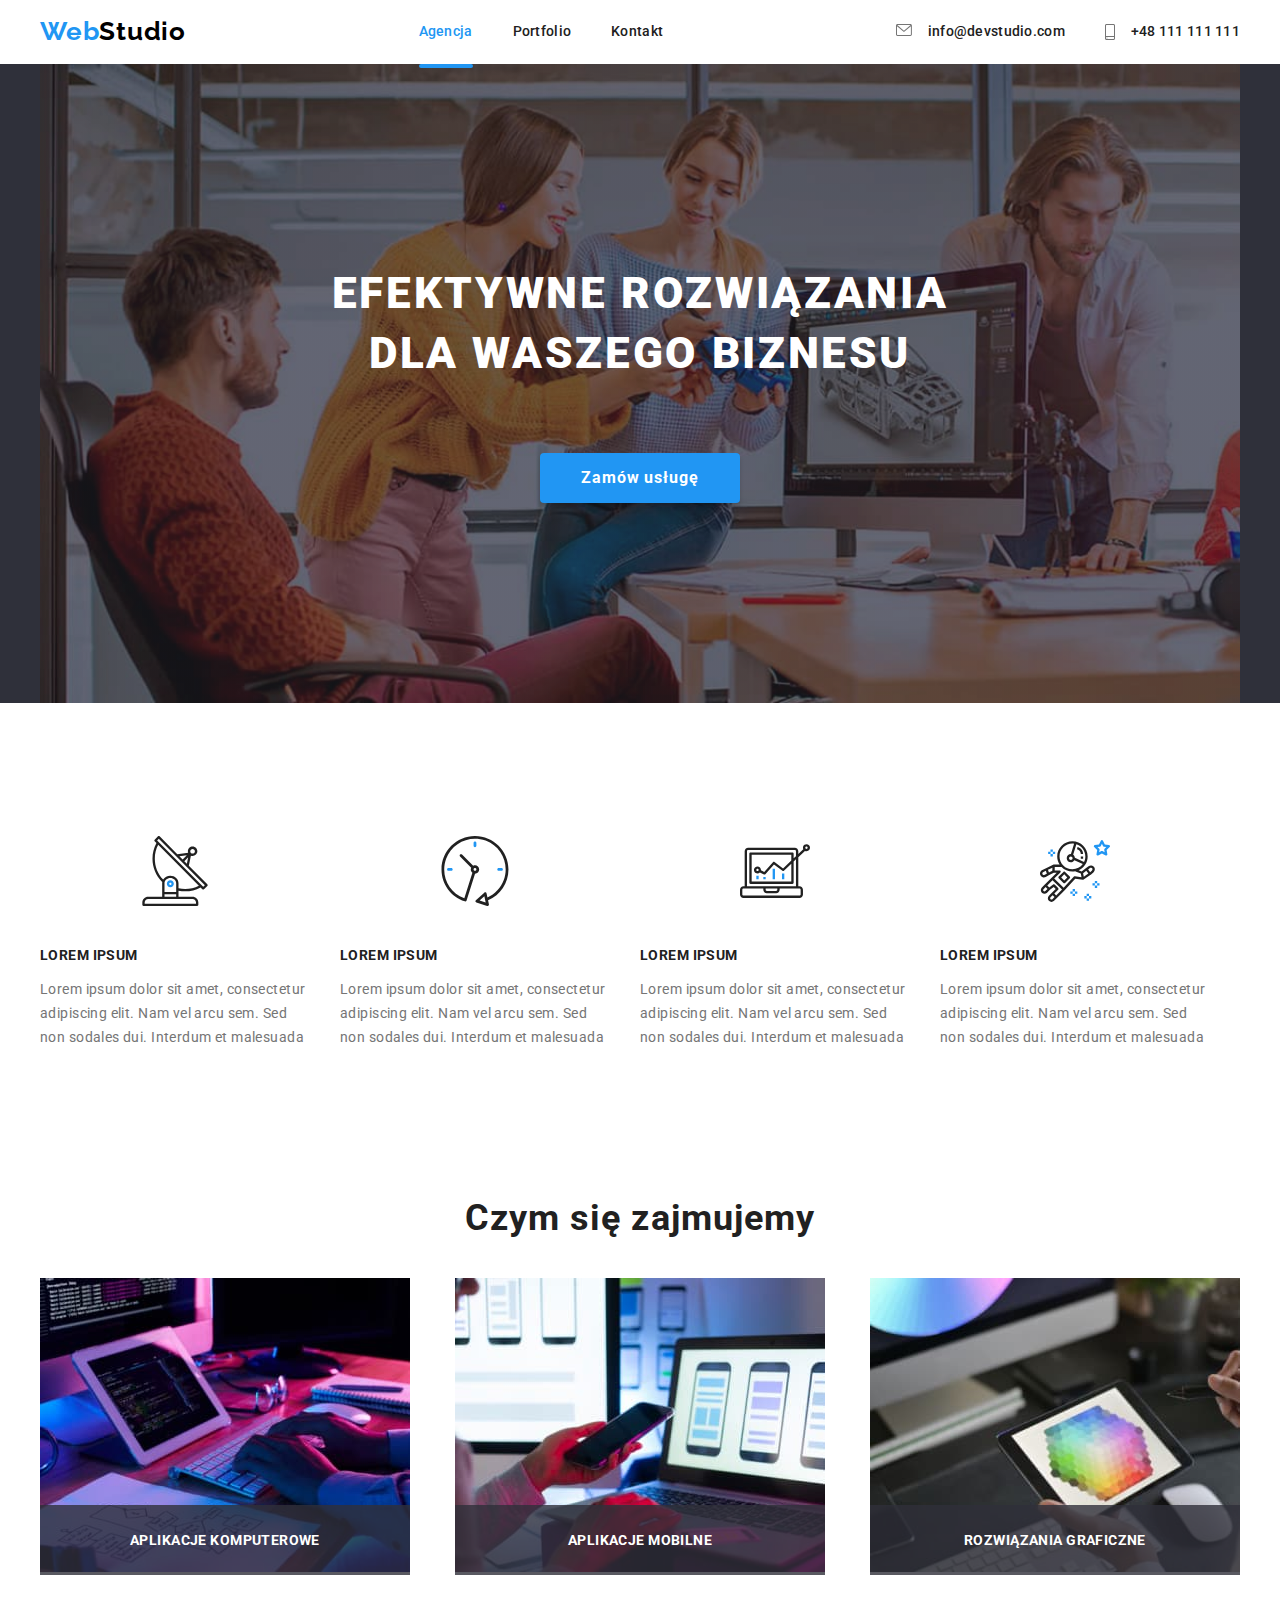
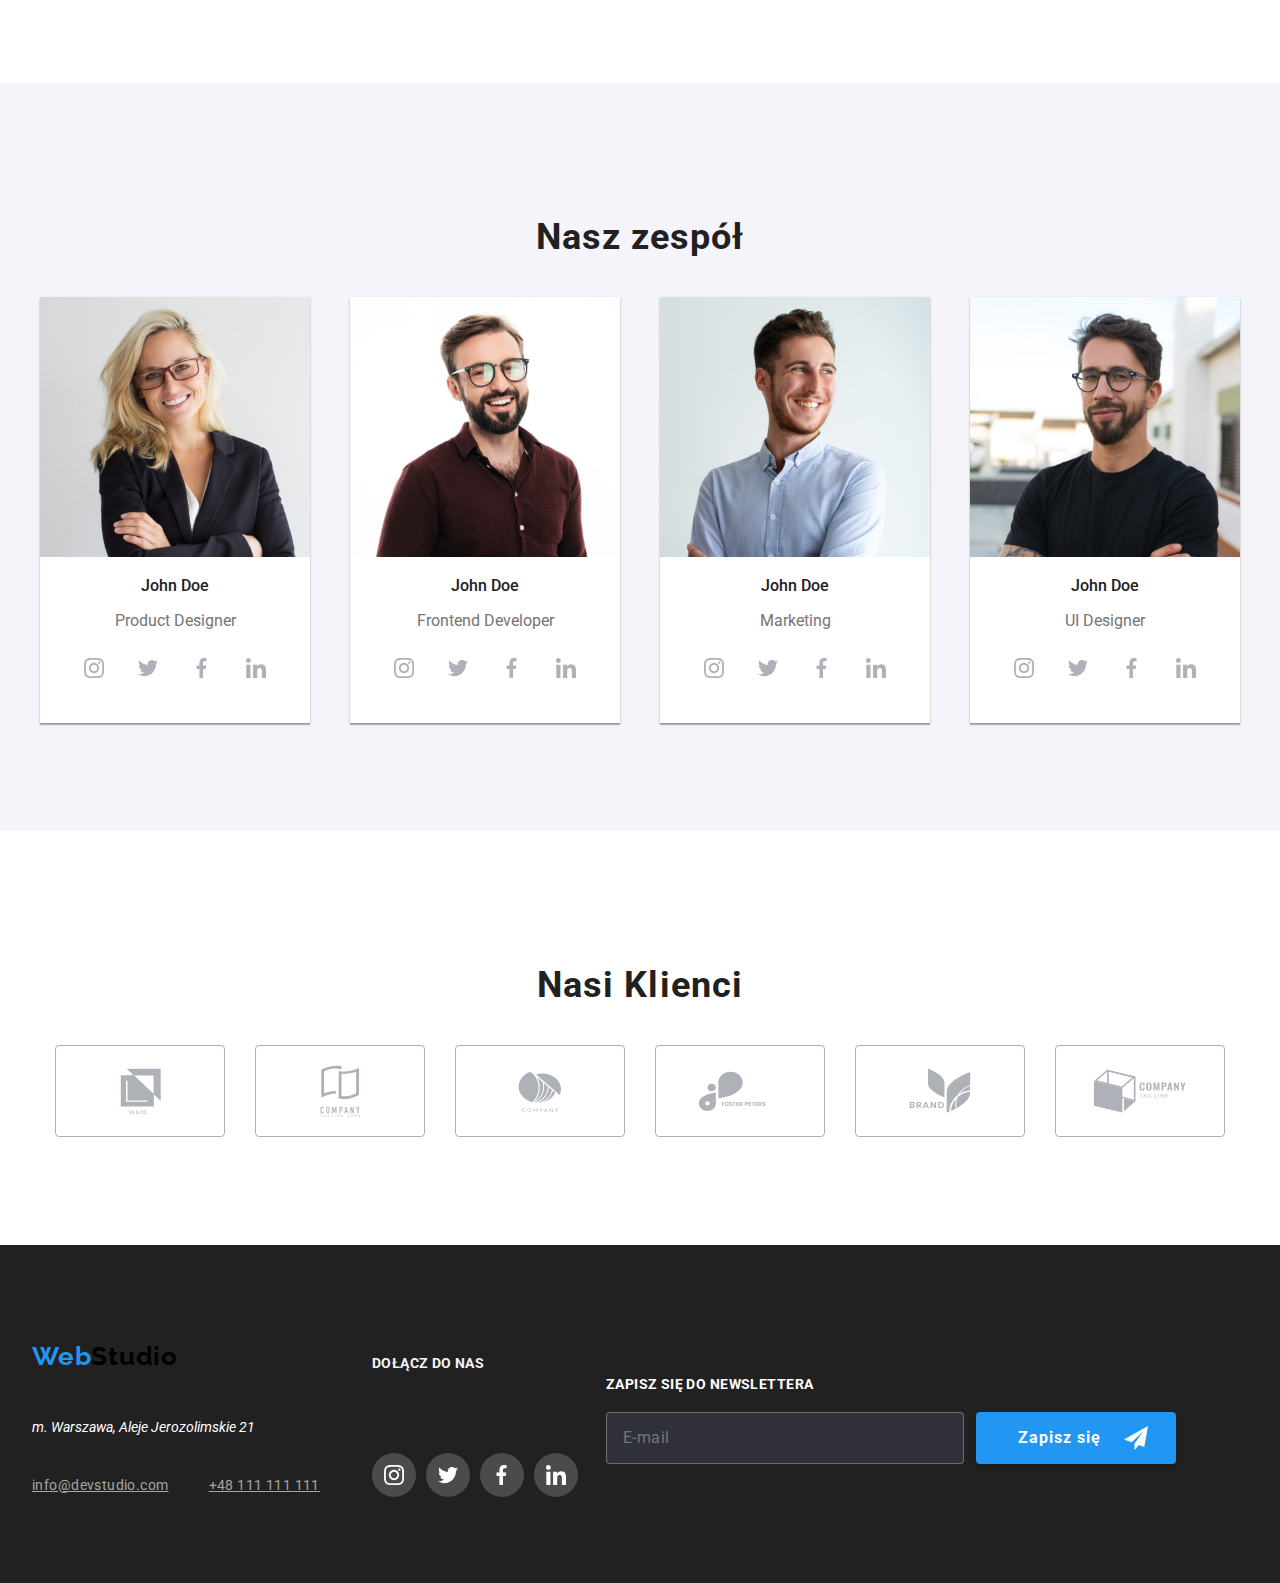
<file: index.html>
<!DOCTYPE html>
<html lang="pl-PL">
  <head>
    <meta charset="UTF-8" />
    <meta http-equiv="X-UA-Compatible" content="IE=edge" />
    <meta name="viewport" content="width=device-width, initial-scale=1.0" />
    <link
      rel="stylesheet"
      href="https://cdnjs.cloudflare.com/ajax/libs/modern-normalize/1.1.0/modern-normalize.css"
      integrity="sha512-Y0MM+V6ymRKN2zStTqzQ227DWhhp4Mzdo6gnlRnuaNCbc+YN/ZH0sBCLTM4M0oSy9c9VKiCvd4Jk44aCLrNS5Q=="
      crossorigin="anonymous"
      referrerpolicy="no-referrer"
    />
    <link href="./css/styles.css" rel="stylesheet" />
    <link rel="preconnect" href="https://fonts.googleapis.com" />
    <link rel="preconnect" href="https://fonts.gstatic.com" crossorigin />
    <link
      href="https://fonts.googleapis.com/css2?family=Raleway:wght@700&family=Roboto:wght@400;500;700;900&display=swap"
      rel="stylesheet"
    />
    <title>Studio</title>
  </head>
  <body>
    <header>
      <div class="container navigation">
        <h3>
          <a class="navigation__logo" href="./index.html"
            >Web<span class="navigation__logo--black">Studio</span></a
          >
        </h3>
        <nav>
          <ul>
            <li>
              <a
                href="index.html"
                class="navigation__menu navigation__menu--here"
                >Agencja</a
              >
            </li>
            <li>
              <a href="portfolio.html" class="navigation__menu">Portfolio</a>
            </li>
            <li>
              <a href="contacts.html" class="navigation__menu">Kontakt</a>
            </li>
          </ul>
        </nav>
        <ul>
          <li>
            <a
              href="emailto:info@devstudio.com"
              class="navigation__menu navigation__menu--icon"
            >
              <svg width="16px" height="12px">
                <use href="./images/icons.svg#icon-envelope"></use>
              </svg>
              info@devstudio.com</a
            >
          </li>
          <li>
            <a
              href="tel:+48111111111"
              class="navigation__menu navigation__menu--icon"
            >
              <svg width="10px" height="16px">
                <use href="./images/icons.svg#icon-smartphone"></use>
              </svg>
              +48 111 111 111</a
            >
          </li>
        </ul>
      </div>
    </header>
    <main>
      <section class="banner">
        <div class="banner__slider container banner__background">
          <h1 class="banner__heading">
            EFEKTYWNE ROZWIĄZANIA <br />DLA WASZEGO BIZNESU
          </h1>
          <button type="button" class="banner__button" data-modal-open>
            <span class="banner__button-text">Zamów usługę</span>
          </button>
        </div>
      </section>
      <section class="menu">
        <div class="container">
          <ul class="menu__speciality">
            <li>
              <svg class="menu__speciality--icons" width="70" height="70">
                <use href="./images/icons.svg#icon-antenna-1"></use>
              </svg>
              <h3 class="menu__speciality--title">LOREM IPSUM</h3>
              <p class="menu__speciality--text">
                Lorem ipsum dolor sit amet, consectetur<br />
                adipiscing elit. Nam vel arcu sem. Sed<br />
                non sodales dui. Interdum et malesuada
              </p>
            </li>
            <li>
              <svg class="menu__speciality--icons" width="70" height="70">
                <use href="./images/icons.svg#icon-clock-1"></use>
              </svg>
              <h3 class="menu__speciality--title">LOREM IPSUM</h3>
              <p class="menu__speciality--text">
                Lorem ipsum dolor sit amet, consectetur<br />
                adipiscing elit. Nam vel arcu sem. Sed<br />
                non sodales dui. Interdum et malesuada
              </p>
            </li>
            <li>
              <svg class="menu__speciality--icons" width="70" height="70">
                <use href="./images/icons.svg#icon-diagram-1"></use>
              </svg>
              <h3 class="menu__speciality--title">LOREM IPSUM</h3>
              <p class="menu__speciality--text">
                Lorem ipsum dolor sit amet, consectetur<br />
                adipiscing elit. Nam vel arcu sem. Sed<br />
                non sodales dui. Interdum et malesuada
              </p>
            </li>
            <li>
              <svg class="menu__speciality--icons" width="70" height="70">
                <use href="./images/icons.svg#icon-astronaut-1"></use>
              </svg>
              <h3 class="menu__speciality--title">LOREM IPSUM</h3>
              <p class="menu__speciality--text">
                Lorem ipsum dolor sit amet, consectetur<br />
                adipiscing elit. Nam vel arcu sem. Sed<br />
                non sodales dui. Interdum et malesuada
              </p>
            </li>
          </ul>
          <h2 class="heading">Czym się zajmujemy</h2>
          <ul class="menu__services">
            <li>
              <div class="menu__services--list">
                <figure>
                  <img
                    src="./images/img-1.jpg"
                    alt="Tworzenie stron"
                    width="370"
                    height="294"
                  />
                  <figcaption class="menu__services--caption">
                    Aplikacje komputerowe
                  </figcaption>
                </figure>
              </div>
            </li>
            <li>
              <div class="menu__services--list">
                <figure>
                  <img
                    src="./images/img-2.jpg"
                    alt="Aplikacje"
                    width="370"
                    height="294"
                  />
                  <figcaption class="menu__services--caption">
                    Aplikacje mobilne
                  </figcaption>
                </figure>
              </div>
            </li>
            <li>
              <div class="menu__services--list">
                <figure>
                  <img
                    src="./images/img-3.jpg"
                    alt="Grafika"
                    width="370"
                    height="294"
                  />
                  <figcaption class="menu__services--caption">
                    Rozwiązania graficzne
                  </figcaption>
                </figure>
              </div>
            </li>
          </ul>
        </div>
      </section>
      <section class="team">
        <div class="container">
          <h2 class="heading">Nasz zespół</h2>
          <ul class="team__members">
            <li>
              <img
                src="./images/team-img-1.jpg"
                alt="Product Designer"
                width="270"
                height="260"
              />
              <h3 class="team__members--name">John Doe</h3>
              <p class="team__members--job">Product Designer</p>
              <div class="team__members--socials">
                <a href="./index.html">
                  <svg class="team__members--icons">
                    <use
                      href="./images/icons.svg#icon-instagram"
                      width="20"
                      height="20"
                      x="12"
                      y="12"
                    ></use>
                  </svg>
                </a>
                <a href="./index.html">
                  <svg class="team__members--icons">
                    <use
                      href="./images/icons.svg#icon-twitter"
                      width="20"
                      height="20"
                      x="12"
                      y="12"
                    ></use>
                  </svg>
                </a>
                <a href="./index.html">
                  <svg class="team__members--icons">
                    <use
                      href="./images/icons.svg#icon-facebook"
                      width="20"
                      height="20"
                      x="12"
                      y="12"
                    ></use>
                  </svg>
                </a>
                <a href="./index.html">
                  <svg class="team__members--icons">
                    <use
                      href="./images/icons.svg#icon-linkedin"
                      width="20"
                      height="20"
                      x="12"
                      y="12"
                    ></use>
                  </svg>
                </a>
              </div>
            </li>
            <li>
              <img
                src="./images/team-img-2.jpg"
                alt="Frontend Developer"
                width="270"
                height="260"
              />
              <h3 class="team__members--name">John Doe</h3>
              <p class="team__members--job">Frontend Developer</p>
              <div class="team__members--socials">
                <a href="./index.html">
                  <svg class="team__members--icons">
                    <use
                      href="./images/icons.svg#icon-instagram"
                      width="20"
                      height="20"
                      x="12"
                      y="12"
                    ></use>
                  </svg>
                </a>
                <a href="./index.html">
                  <svg class="team__members--icons">
                    <use
                      href="./images/icons.svg#icon-twitter"
                      width="20"
                      height="20"
                      x="12"
                      y="12"
                    ></use>
                  </svg>
                </a>
                <a href="./index.html">
                  <svg class="team__members--icons">
                    <use
                      href="./images/icons.svg#icon-facebook"
                      width="20"
                      height="20"
                      x="12"
                      y="12"
                    ></use>
                  </svg>
                </a>
                <a href="./index.html">
                  <svg class="team__members--icons">
                    <use
                      href="./images/icons.svg#icon-linkedin"
                      width="20"
                      height="20"
                      x="12"
                      y="12"
                    ></use>
                  </svg>
                </a>
              </div>
            </li>
            <li>
              <img
                src="./images/team-img-3.jpg"
                alt="Marketing Manager"
                width="270"
                height="260"
              />
              <h3 class="team__members--name">John Doe</h3>
              <p class="team__members--job">Marketing</p>
              <div class="team__members--socials">
                <a href="./index.html">
                  <svg class="team__members--icons">
                    <use
                      href="./images/icons.svg#icon-instagram"
                      width="20"
                      height="20"
                      x="12"
                      y="12"
                    ></use>
                  </svg>
                </a>
                <a href="./index.html">
                  <svg class="team__members--icons">
                    <use
                      href="./images/icons.svg#icon-twitter"
                      width="20"
                      height="20"
                      x="12"
                      y="12"
                    ></use>
                  </svg>
                </a>
                <a href="./index.html">
                  <svg class="team__members--icons">
                    <use
                      href="./images/icons.svg#icon-facebook"
                      width="20"
                      height="20"
                      x="12"
                      y="12"
                    ></use>
                  </svg>
                </a>
                <a href="./index.html">
                  <svg class="team__members--icons">
                    <use
                      href="./images/icons.svg#icon-linkedin"
                      width="20"
                      height="20"
                      x="12"
                      y="12"
                    ></use>
                  </svg>
                </a>
              </div>
            </li>
            <li>
              <img
                src="./images/team-img-4.jpg"
                alt="UI Designer"
                width="270"
                height="260"
              />
              <h3 class="team__members--name">John Doe</h3>
              <p class="team__members--job">UI Designer</p>
              <div class="team__members--socials">
                <a href="./index.html">
                  <svg class="team__members--icons">
                    <use
                      href="./images/icons.svg#icon-instagram"
                      width="20"
                      height="20"
                      x="12"
                      y="12"
                    ></use>
                  </svg>
                </a>
                <a href="./index.html">
                  <svg class="team__members--icons">
                    <use
                      href="./images/icons.svg#icon-twitter"
                      width="20"
                      height="20"
                      x="12"
                      y="12"
                    ></use>
                  </svg>
                </a>
                <a href="./index.html">
                  <svg class="team__members--icons">
                    <use
                      href="./images/icons.svg#icon-facebook"
                      width="20"
                      height="20"
                      x="12"
                      y="12"
                    ></use>
                  </svg>
                </a>
                <a href="./index.html">
                  <svg class="team__members--icons">
                    <use
                      href="./images/icons.svg#icon-linkedin"
                      width="20"
                      height="20"
                      x="12"
                      y="12"
                    ></use>
                  </svg>
                </a>
              </div>
            </li>
          </ul>
        </div>
      </section>
      <section class="clients container">
        <h2 class="heading">Nasi Klienci</h2>
        <ul class="clients__list">
          <li>
            <a class="clients__list--link" href="./index.html">
              <svg class="clients__list--icon" width="41" height="46.7">
                <use href="./images/icons.svg#icon-logo1"></use>
              </svg>
            </a>
          </li>
          <li>
            <a class="clients__list--link" href="./index.html">
              <svg class="clients__list--icon" width="40" height="52">
                <use href="./images/icons.svg#icon-logo2"></use>
              </svg>
            </a>
          </li>
          <li>
            <a class="clients__list--link" href="./index.html">
              <svg class="clients__list--icon" width="43.46" height="41.18">
                <use href="./images/icons.svg#icon-logo3"></use>
              </svg>
            </a>
          </li>
          <li>
            <a class="clients__list--link" href="./index.html">
              <svg class="clients__list--icon" width="84.44" height="40.62">
                <use href="./images/icons.svg#icon-logo4"></use>
              </svg>
            </a>
          </li>
          <li>
            <a class="clients__list--link" href="./index.html">
              <svg class="clients__list--icon" width="62.54" height="45.43">
                <use href="./images/icons.svg#icon-logo5"></use>
              </svg>
            </a>
          </li>
          <li>
            <a class="clients__list--link" href="./index.html">
              <svg class="clients__list--icon" width="93.79" height="43.93">
                <use href="./images/icons.svg#icon-logo6"></use>
              </svg>
            </a>
          </li>
        </ul>
      </section>
    </main>
    <footer>
      <div class="footer">
        <a href="./index.html" class="navigation__logo"
          >Web<span class="navigation__logo--black">Studio</span></a
        >
        <address class="footer__contact">
          m. Warszawa, Aleje Jerozolimskie 21
        </address>
        <ul>
          <li>
            <a href="emailto:info@devstudio.com" class="footer__contact--link"
              >info@devstudio.com</a
            >
          </li>
          <li>
            <a href="tel:+48111111111" class="footer__contact--link"
              >+48 111 111 111</a
            >
          </li>
        </ul>
      </div>
      <div class="footer__join">
        <h2 class="footer__join--text">Dołącz do nas</h2>
        <div class="footer__social">
          <a class="footer__social--icon" href="./index.html">
            <svg class="footer__social--icon">
              <use
                href="./images/icons.svg#icon-instagram"
                width="20"
                height="20"
                x="12"
                y="12"
              ></use>
            </svg>
          </a>
          <a class="footer__social--icon" href="./index.html">
            <svg class="footer__social--icon">
              <use
                href="./images/icons.svg#icon-twitter"
                width="20"
                height="20"
                x="12"
                y="12"
              ></use>
            </svg>
          </a>
          <a class="footer__social--icon" href="./index.html">
            <svg class="footer__social--icon">
              <use
                href="./images/icons.svg#icon-facebook"
                width="20"
                height="20"
                x="12"
                y="12"
              ></use>
            </svg>
          </a>
          <a class="footer__social--icon" href="./index.html">
            <svg class="footer__social--icon">
              <use
                href="./images/icons.svg#icon-linkedin"
                width="20"
                height="20"
                x="12"
                y="12"
              ></use>
            </svg>
          </a>
        </div>
      </div>
      <form class="footer__newsletter" name="newsletter-signup-form">
        <label class="footer--newsletter__label" for="input_email_newsletter"
          >Zapisz się do Newslettera</label
        >
        <div class="footer__newsletter-input">
          <input
            class="footer--newsletter__input"
            id="input_email_newsletter"
            type="email"
            name="newsletter_email"
            placeholder="E-mail"
          />
          <button class="footer--newsletter__button" type="submit">
            Zapisz się
            <svg class="footer--newsletter__icons" width="24" height="24">
              <use href="./images/icons.svg#icon-send"></use>
            </svg>
          </button>
        </div>
      </form>
    </footer>
    <div class="backdrop is-hidden" data-modal>
      <div class="modal-window">
        <button class="modal-window__button" type="button" data-modal-close>
          X
        </button>
        <div class="modal-window__form">
          <h3 class="modal-window__header">
            Zostaw Swoje Dane w Formularzu Poniżej
          </h3>
          <form class="modal-window__box">
            <div class="modal-window__form--field">
              <label class="modal-window__form--label" for="input-name-order"
                >Imię</label
              >
              <input
                class="modal-window__form--input"
                type="text"
                name="client_name"
                id="input-name-order"
              />
              <svg class="modal-window__form--icon" width="12" height="12">
                <use href="./images/icons.svg#icon-Vector2"></use>
              </svg>
            </div>
            <div class="modal-window__form--field">
              <label class="modal-window__form--label" for="input-phone-order"
                >Telefon</label
              >
              <input
                class="modal-window__form--input"
                type="text"
                name="client_phone"
                id="input-phone-order"
              />
              <svg class="modal-window__form--icon" width="13" height="13">
                <use href="./images/icons.svg#icon-Vector1"></use>
              </svg>
            </div>
            <div class="modal-window__form--field">
              <label class="modal-window__form--label" for="input-email-order"
                >Email</label
              >
              <input
                class="modal-window__form--input"
                type="text"
                name="client_email"
                id="input-email-order"
              />
              <svg class="modal-window__form--icon" width="15" height="12">
                <use href="./images/icons.svg#icon-Vector3"></use>
              </svg>
            </div>
            <div class="modal-window__form--field">
              <label class="modal-window__form--label" for="input-comment-order"
                >Komentarz</label
              >
              <textarea
                class="modal-window__form--comment"
                name="client_comment"
                id="input-comment-order"
                placeholder="Wprowadź tekst"
              ></textarea>
            </div>
            <div class="modal-window__form--field">
              <label class="modal-window__form--checkbox">
                <input
                  class="modal-window__form--check"
                  type="checkbox"
                  name="terms_of_service"
                  value="accepted"
                />
                <svg
                  class="modal-window__form--checkmark"
                  width="16"
                  height="15"
                >
                  <use
                    href="./images/icons.svg#icon-Vector4"
                    width="11"
                    height="8"
                    x="1"
                    y="1"
                  ></use>
                </svg>
                <span>Oświadczam iż akceptuję </span>
                <a class="modal-window__form--links" href="#">Regulamin</a>
                <span> i </span>
                <a class="modal-window__form--links" href="#"
                  >Politykę prywatności.</a
                >
              </label>
            </div>
            <button class="modal-window__form--button" type="submit">
              Wyślij
            </button>
          </form>
        </div>
      </div>
    </div>
    <script src="./js/modal.js"></script>
  </body>
</html>
</file>
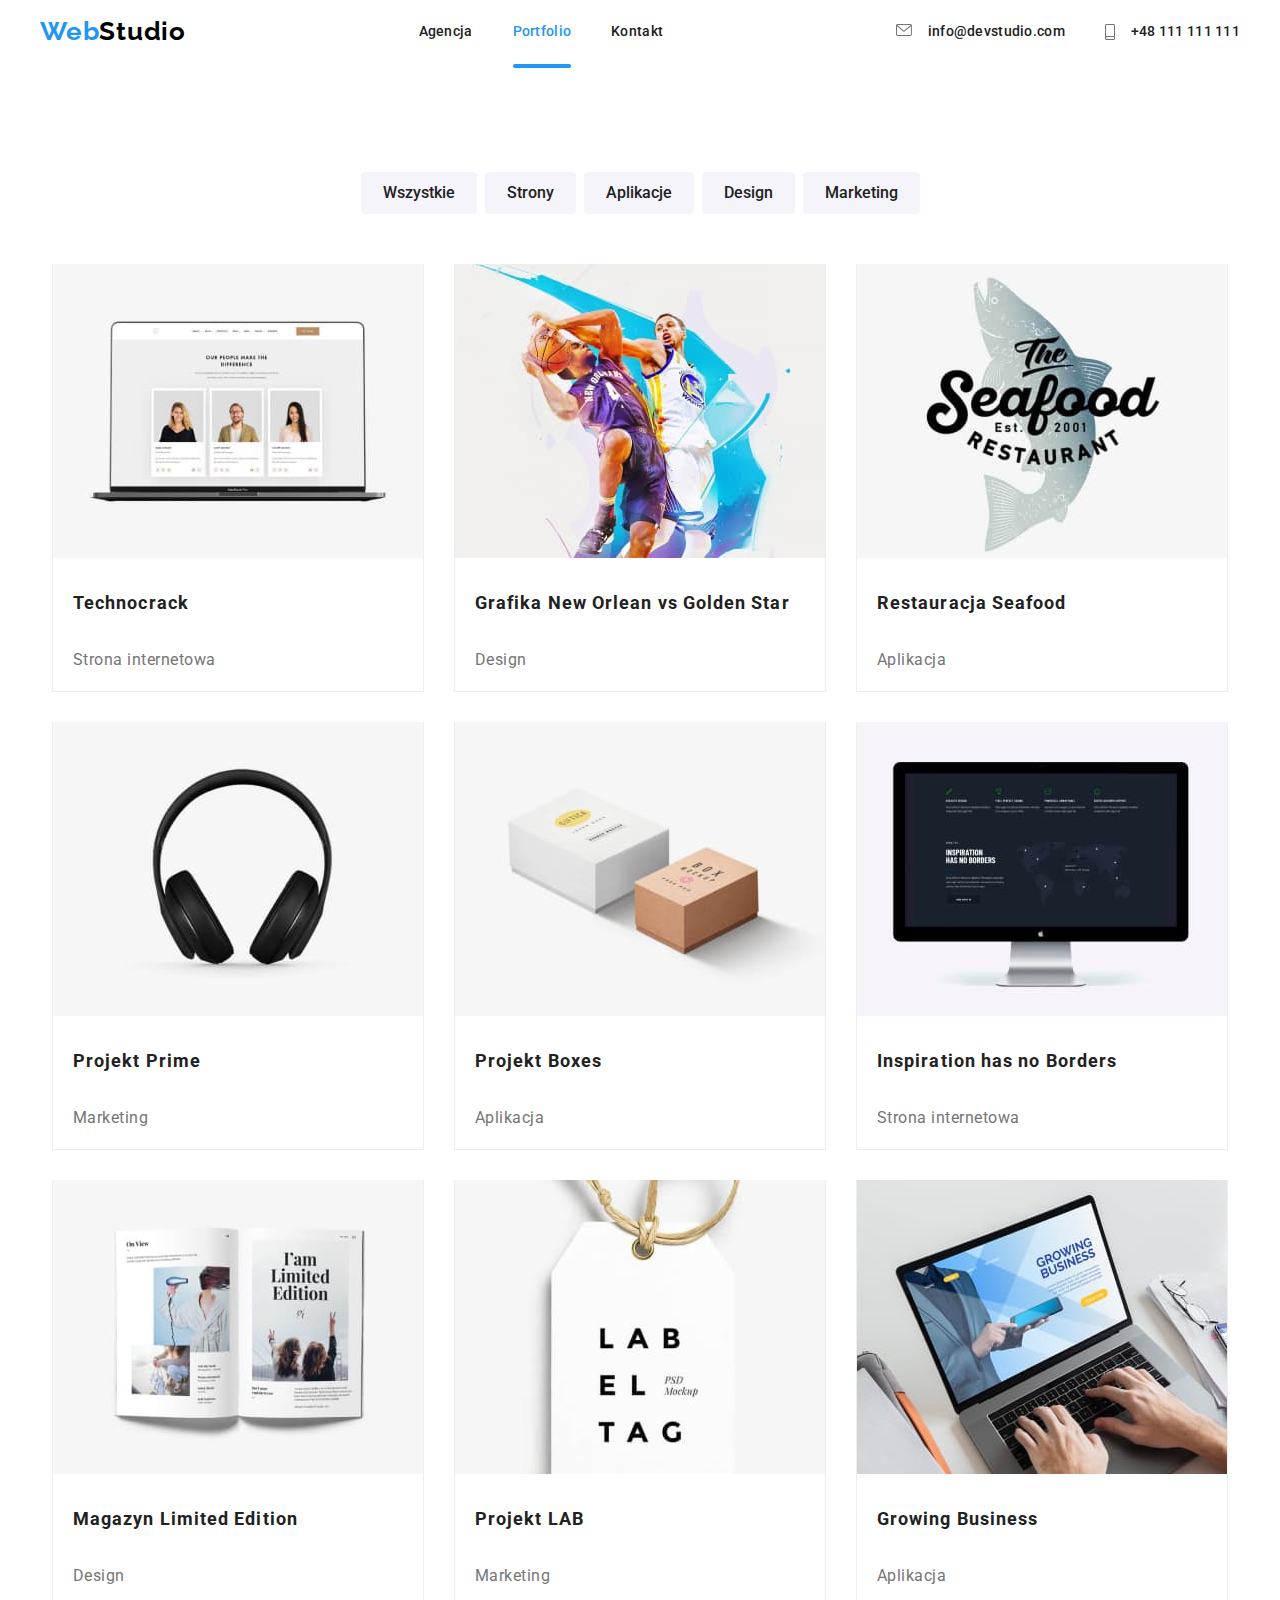
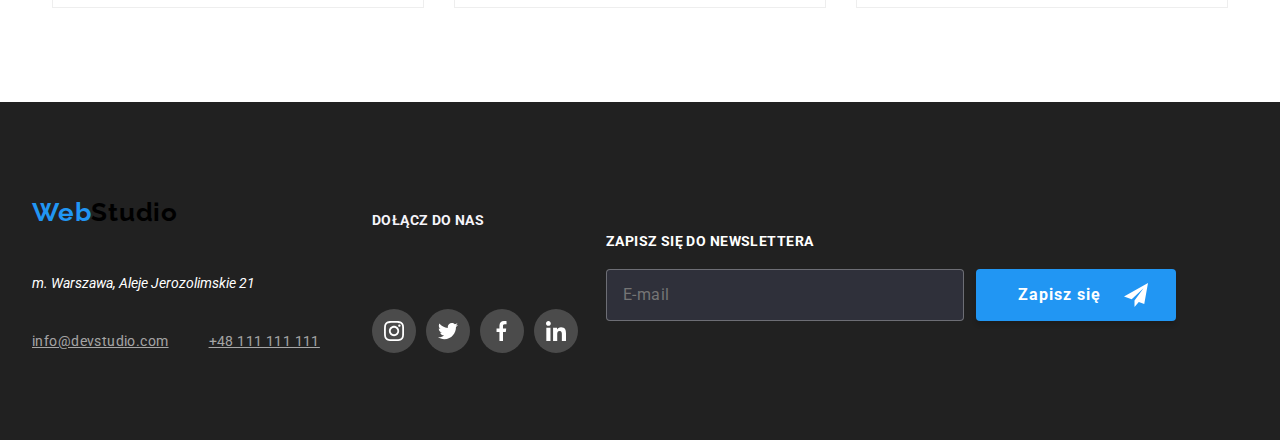
<file: portfolio.html>
<!DOCTYPE html>
<html lang="pl-PL">
  <head>
    <meta charset="UTF-8" />
    <meta http-equiv="X-UA-Compatible" content="IE=edge" />
    <meta name="viewport" content="width=device-width, initial-scale=1.0" />
    <link
      rel="stylesheet"
      href="https://cdnjs.cloudflare.com/ajax/libs/modern-normalize/1.1.0/modern-normalize.css"
      integrity="sha512-Y0MM+V6ymRKN2zStTqzQ227DWhhp4Mzdo6gnlRnuaNCbc+YN/ZH0sBCLTM4M0oSy9c9VKiCvd4Jk44aCLrNS5Q=="
      crossorigin="anonymous"
      referrerpolicy="no-referrer"
    />
    <link href="./css/styles.css" rel="stylesheet" />
    <link rel="preconnect" href="https://fonts.googleapis.com" />
    <link rel="preconnect" href="https://fonts.gstatic.com" crossorigin />
    <link
      href="https://fonts.googleapis.com/css2?family=Raleway:wght@700&family=Roboto:wght@400;500;700;900&display=swap"
      rel="stylesheet"
    />
    <title>WebStudio</title>
  </head>
  <body>
    <header>
      <div class="container navigation">
        <h3>
          <a class="navigation__logo" href="./index.html"
            >Web<span class="navigation__logo--black">Studio</span></a
          >
        </h3>
        <nav>
          <ul>
            <li>
              <a href="index.html" class="navigation__menu">Agencja</a>
            </li>
            <li>
              <a
                href="portfolio.html"
                class="navigation__menu navigation__menu--here"
                >Portfolio</a
              >
            </li>
            <li>
              <a href="contacts.html" class="navigation__menu">Kontakt</a>
            </li>
          </ul>
        </nav>
        <ul>
          <li>
            <a
              href="emailto:info@devstudio.com"
              class="navigation__menu navigation__menu--icon"
            >
              <svg width="16px" height="12px">
                <use href="./images/icons.svg#icon-envelope"></use>
              </svg>
              info@devstudio.com</a
            >
          </li>
          <li>
            <a
              href="tel:+48111111111"
              class="navigation__menu navigation__menu--icon"
            >
              <svg width="10px" height="16px">
                <use href="./images/icons.svg#icon-smartphone"></use>
              </svg>
              +48 111 111 111</a
            >
          </li>
        </ul>
      </div>
    </header>
    <main>
      <section class="menu">
        <div class="container">
          <ul class="menu__portfolio">
            <li>
              <button type="button" class="menu__portfolio--button">
                Wszystkie
              </button>
            </li>
            <li>
              <button type="button" class="menu__portfolio--button">
                Strony
              </button>
            </li>
            <li>
              <button type="button" class="menu__portfolio--button">
                Aplikacje
              </button>
            </li>
            <li>
              <button type="button" class="menu__portfolio--button">
                Design
              </button>
            </li>
            <li>
              <button type="button" class="menu__portfolio--button">
                Marketing
              </button>
            </li>
          </ul>
          <ul class="products">
            <li class="products__offer">
              <div class="products__offer--overlay">
                <img
                  src="./images/pf1.jpeg"
                  width="370"
                  height="294"
                  alt="Technocrack"
                />
                <p class="products__offer-overlay">
                  Technocrack jest popularną platformą wykorzystywaną do
                  rozpowszechniania koronawirusa. Firmy wykorzystują tę
                  platformę do celów szpiegowskich i ataków na niezabezpieczone
                  serwery konkurencji
                </p>
              </div>
              <h4 class="products__offer--caption">Technocrack</h4>
              <p class="products__offer--description">Strona internetowa</p>
            </li>
            <li class="products__offer">
              <div class="products__offer--overlay">
                <img
                  src="./images/pf2.jpeg"
                  width="370"
                  height="294"
                  alt="Grafika New Orlean vs Golden Star"
                />
                <p class="products__offer-overlay">
                  Technocrack jest popularną platformą wykorzystywaną do
                  rozpowszechniania koronawirusa. Firmy wykorzystują tę
                  platformę do celów szpiegowskich i ataków na niezabezpieczone
                  serwery konkurencji
                </p>
              </div>
              <h4 class="products__offer--caption">
                Grafika New Orlean vs Golden Star
              </h4>
              <p class="products__offer--description">Design</p>
            </li>
            <li class="products__offer">
              <div class="products__offer--overlay">
                <img
                  src="./images/pf3.jpeg"
                  width="370"
                  height="294"
                  alt="Restauracja Seafood"
                />
                <p class="products__offer-overlay">
                  Technocrack jest popularną platformą wykorzystywaną do
                  rozpowszechniania koronawirusa. Firmy wykorzystują tę
                  platformę do celów szpiegowskich i ataków na niezabezpieczone
                  serwery konkurencji
                </p>
              </div>
              <h4 class="products__offer--caption">Restauracja Seafood</h4>
              <p class="products__offer--description">Aplikacja</p>
            </li>
            <li class="products__offer">
              <div class="products__offer--overlay">
                <img
                  src="./images/pf4.jpeg"
                  width="370"
                  height="294"
                  alt="Projekt Prime"
                />
                <p class="products__offer-overlay">
                  Technocrack jest popularną platformą wykorzystywaną do
                  rozpowszechniania koronawirusa. Firmy wykorzystują tę
                  platformę do celów szpiegowskich i ataków na niezabezpieczone
                  serwery konkurencji
                </p>
              </div>
              <h4 class="products__offer--caption">Projekt Prime</h4>
              <p class="products__offer--description">Marketing</p>
            </li>
            <li class="products__offer">
              <div class="products__offer--overlay">
                <img
                  src="./images/pf5.jpeg"
                  width="370"
                  height="294"
                  alt="Projekt Boxes"
                />
                <p class="products__offer-overlay">
                  Technocrack jest popularną platformą wykorzystywaną do
                  rozpowszechniania koronawirusa. Firmy wykorzystują tę
                  platformę do celów szpiegowskich i ataków na niezabezpieczone
                  serwery konkurencji
                </p>
              </div>
              <h4 class="products__offer--caption">Projekt Boxes</h4>
              <p class="products__offer--description">Aplikacja</p>
            </li>
            <li class="products__offer">
              <div class="products__offer--overlay">
                <img
                  src="./images/pf6.jpeg"
                  width="370"
                  height="294"
                  alt="Inspiration has no Borders"
                />
                <p class="products__offer-overlay">
                  Technocrack jest popularną platformą wykorzystywaną do
                  rozpowszechniania koronawirusa. Firmy wykorzystują tę
                  platformę do celów szpiegowskich i ataków na niezabezpieczone
                  serwery konkurencji
                </p>
              </div>
              <h4 class="products__offer--caption">
                Inspiration has no Borders
              </h4>
              <p class="products__offer--description">Strona internetowa</p>
            </li>
            <li class="products__offer">
              <div class="products__offer--overlay">
                <img
                  src="./images/pf7.jpeg"
                  width="370"
                  height="294"
                  alt="Magazyn Limited Edition"
                />
                <p class="products__offer-overlay">
                  Technocrack jest popularną platformą wykorzystywaną do
                  rozpowszechniania koronawirusa. Firmy wykorzystują tę
                  platformę do celów szpiegowskich i ataków na niezabezpieczone
                  serwery konkurencji
                </p>
              </div>
              <h4 class="products__offer--caption">Magazyn Limited Edition</h4>
              <p class="products__offer--description">Design</p>
            </li>
            <li class="products__offer">
              <div class="products__offer--overlay">
                <img
                  src="./images/pf8.jpeg"
                  width="370"
                  height="294"
                  alt="Projekt LAB"
                />
                <p class="products__offer-overlay">
                  Technocrack jest popularną platformą wykorzystywaną do
                  rozpowszechniania koronawirusa. Firmy wykorzystują tę
                  platformę do celów szpiegowskich i ataków na niezabezpieczone
                  serwery konkurencji
                </p>
              </div>
              <h4 class="products__offer--caption">Projekt LAB</h4>
              <p class="products__offer--description">Marketing</p>
            </li>
            <li class="products__offer">
              <div class="products__offer--overlay">
                <img
                  src="./images/pf9.jpeg"
                  width="370"
                  height="294"
                  alt="Growing Business"
                />
                <p class="products__offer-overlay">
                  Technocrack jest popularną platformą wykorzystywaną do
                  rozpowszechniania koronawirusa. Firmy wykorzystują tę
                  platformę do celów szpiegowskich i ataków na niezabezpieczone
                  serwery konkurencji
                </p>
              </div>
              <h4 class="products__offer--caption">Growing Business</h4>
              <p class="products__offer--description">Aplikacja</p>
            </li>
          </ul>
        </div>
      </section>
    </main>
    <footer>
      <div class="footer">
        <a href="./index.html" class="navigation__logo"
          >Web<span class="navigation__logo--black">Studio</span></a
        >
        <address class="footer__contact">
          m. Warszawa, Aleje Jerozolimskie 21
        </address>
        <ul>
          <li>
            <a href="emailto:info@devstudio.com" class="footer__contact--link"
              >info@devstudio.com</a
            >
          </li>
          <li>
            <a href="tel:+48111111111" class="footer__contact--link"
              >+48 111 111 111</a
            >
          </li>
        </ul>
      </div>
      <div class="footer__join">
        <h2 class="footer__join--text">Dołącz do nas</h2>
        <div class="footer__social">
          <a class="footer__social--icon" href="./index.html">
            <svg class="footer__social--icon">
              <use
                href="./images/icons.svg#icon-instagram"
                width="20"
                height="20"
                x="12"
                y="12"
              ></use>
            </svg>
          </a>
          <a class="footer__social--icon" href="./index.html">
            <svg class="footer__social--icon">
              <use
                href="./images/icons.svg#icon-twitter"
                width="20"
                height="20"
                x="12"
                y="12"
              ></use>
            </svg>
          </a>
          <a class="footer__social--icon" href="./index.html">
            <svg class="footer__social--icon">
              <use
                href="./images/icons.svg#icon-facebook"
                width="20"
                height="20"
                x="12"
                y="12"
              ></use>
            </svg>
          </a>
          <a class="footer__social--icon" href="./index.html">
            <svg class="footer__social--icon">
              <use
                href="./images/icons.svg#icon-linkedin"
                width="20"
                height="20"
                x="12"
                y="12"
              ></use>
            </svg>
          </a>
        </div>
      </div>
      <form class="footer__newsletter" name="newsletter-signup-form">
        <label class="footer--newsletter__label" for="input_email_newsletter"
          >Zapisz się do Newslettera</label
        >
        <div class="footer__newsletter-input">
          <input
            class="footer--newsletter__input"
            id="input_email_newsletter"
            type="email"
            name="newsletter_email"
            placeholder="E-mail"
          />
          <button class="footer--newsletter__button" type="submit">
            Zapisz się
            <svg class="footer--newsletter__icons" width="24" height="24">
              <use href="./images/icons.svg#icon-send"></use>
            </svg>
          </button>
        </div>
      </form>
    </footer>
  </body>
</html>
</file>
<file: css/styles.css>
:root {
  --background-color: #e5e5e5;
  --blue-color: #2196f3;
  --black-color: #000000;
  --light-gray-color: #757575;
  --light-gray-transparent: #75757580;
  --dark-gray-color: #212121;
  --white-color: #ffffff;
  --button-color: #f5f4fa;
  --section-background2: #2f303a;
  --image-background: #2f303a66;
  --icon-color: #afb1b8;
  --icon-footer-bg: #ffffff1a;
  --figcaption-background: #2f303acc;
  --color-transparent: hsla(0, 0%, 0%, 0.2);
  --blue-color-overlay: #2196f3e6;
}

body {
  background-color: var(--white-color);
  font-family: "Roboto", "Raleway", sans-serif;
  color: var(--dark-gray-color);
  font-size: 14px;
}

.navigation__logo {
  font-family: "Raleway";
  color: var(--blue-color);
  font-weight: 700;
  font-size: 26px;
  font-style: normal;
  line-height: 1.19;
  letter-spacing: 0.03em;
  text-decoration: none;
  letter-spacing: 0.03em;
  margin: 0;
  padding: 24px 0;
}

.navigation__logo:hover {
  color: var(--blue-color);
}

.navigation__logo--black {
  color: var(--black-color);
}

.navigation__menu {
  display: flex;
  font-weight: 500;
  font-size: 14px;
  line-height: 1.14;
  text-decoration: none;
  color: var(--dark-gray-color);
  letter-spacing: 0.02em;
  display: flex;
  gap: 16px;
}

.navigation__menu:hover,
.navigation__menu:focus {
  color: var(--blue-color);
}

.banner__heading {
  font-weight: 900;
  font-size: 44px;
  line-height: 1.36;
  text-align: center;
  letter-spacing: 0.06em;
  text-transform: uppercase;
  color: var(--white-color);
  margin: 0 0 40px;
}

.banner__button {
  width: 200px;
  height: 50px;
  left: 700px;
  top: 430px;
  background: var(--blue-color);
  box-shadow: 0px 4px 4px rgba(0, 0, 0, 0.15);
  border-radius: 4px;
  border-style: none;
  cursor: pointer;
  padding: 10px 0;
}

.banner__button-text {
  font-family: "Roboto", sans-serif;
  font-weight: 700;
  font-size: 16px;
  line-height: 30px;
  align-items: center;
  text-align: center;
  letter-spacing: 0.06em;
  color: var(--white-color);
  cursor: pointer;
}

.menu__speciality--title {
  font-weight: 700;
  font-size: 14px;
  line-height: 1.14;
  letter-spacing: 0.03em;
  color: var(--dark-gray-color);
}

.menu__speciality--text {
  font-weight: 400;
  font-size: 14px;
  line-height: 1.71;
  letter-spacing: 0.03em;
  color: var(--light-gray-color);
}

.heading {
  font-weight: 700;
  font-size: 36px;
  line-height: 1.67;
  text-align: center;
  letter-spacing: 0.03em;
  color: var(--dark-gray-color);
}

.team__members--name {
  font-weight: 500;
  font-size: 16px;
  line-height: 1.19;
  color: var(--dark-gray-color);
}

.team__members--job {
  font-weight: 400;
  font-size: 16px;
  line-height: 1.19;
  color: var(--light-gray-color);
}

.footer__contact {
  font-weight: 400;
  font-size: 14px;
  line-height: 1.71;
  color: var(--white-color);
}

.footer__contact--link {
  font-weight: 400;
  font-size: 14px;
  line-height: 1.71;
  letter-spacing: 0.03em;
  color: rgba(255, 255, 255, 0.6);
}

.footer-contakt-link:hover,
.footer-contakt-link:focus {
  color: var(--blue-color);
}

.menu__portfolio--button {
  background: var(--button-color);
  color: var(--dark-gray-color);
  font-weight: 500;
  font-size: 16px;
  line-height: 30px;
  border-style: none;
  border-radius: 4px;
  padding: 6px 22px;
  transition: 0.25s;
}
.menu__portfolio--button:hover,
.menu__portfolio--button:focus {
  background: var(--blue-color);
  color: var(--white-color);
  cursor: pointer;
  box-shadow: 0px 3px 1px rgba(0, 0, 0, 0.1), 0px 1px 2px rgba(0, 0, 0, 0.08),
    0px 2px 2px rgba(0, 0, 0, 0.12);
  transition: 0.25s;
}

.products__offer--caption {
  font-weight: 700;
  font-size: 18px;
  line-height: 2;
  letter-spacing: 0.06em;
  color: var(--dark-gray-color);
}

.products__offer--description {
  font-weight: 400;
  font-size: 16px;
  line-height: 1.88;
  letter-spacing: 0.03em;
  color: var(--light-gray-color);
}

.footer-address {
  font-weight: 400;
  font-size: 14px;
  line-height: 1.71;
  color: var(--white-color);
}

.footer__contact--link {
  font-weight: 400;
  font-size: 14px;
  line-height: 1.71;
  letter-spacing: 0.03em;
  color: rgba(255, 255, 255, 0.6);
}
.footer__contact--link:hover,
.footer__contact--link:focus {
  color: var(--blue-color);
}

footer {
  background: var(--dark-gray-color);
  display: flex;
  justify-content: flex-start;
  gap: 20px;
  padding: 55.5px 0;
}

ul {
  list-style: none;
  padding: 0;
  display: flex;
  gap: 40px;
}

.container {
  width: 1200px;
  margin: 0 auto;
} 
.menu {
  padding: 94px 0;
}

.banner {
  background-color: var(--section-background2);
  background-size: cover;
  display: flex;
  justify-content: center;
  flex-direction: column;
  align-items: center;
  width: 100%;
}

.header > .container {
  display: flex;
  flex-direction: row;
  align-items: center;
  align-content: center;
  padding: 24px 0 25px;
  gap: 93px;
}

.products {
  background-color: var(--white-color);
  margin: 0;
  display: flex;
  flex-wrap: wrap;
  justify-content: center;
  gap: 30px;
  flex-basis: calc((100% - 2 * 30px) / 3);
}

.navigation {
  display: flex;
  align-items: center;
  justify-content: space-between;
}

.banner__slider {
  display: flex;
  flex-direction: column;
  align-items: center;
  justify-content: center;
  gap: 30px;
  padding: 200px 0;
}

.team {
  padding: 94px 0;
  background: var(--button-color);
}

.menu__speciality {
  display: flex;
  justify-content: flex-start;
  gap: 30px;
  padding-bottom: 94px;
  border-radius: 4px;
}
.menu__services {
  display: flex;
  justify-content: space-between;
  gap: 30px;
  padding: 0;
}
.menu__services > li > img {
  display: block;
}
.team__members {
  display: flex;
  justify-content: space-between;
  gap: 30px;
  text-align: center;
  padding: 0;
}

.team__members li {
  box-shadow: 0px 1px 3px rgba(0, 0, 0, 0.12), 0px 1px 1px rgba(0, 0, 0, 0.14),
    0px 2px 1px rgba(0, 0, 0, 0.2);
  background-color: var(--white-color);
}

.clients {
  padding: 94px 0;
}
.footer {
  display: flex;
  align-items: flex-start;
  flex-direction: column;
  gap: 20px;
  padding: 16px 32px;
  width: fit-content;
}

.products__offer {
  margin: 0;
  /* padding: 5px; */
  flex-basis: 370px;
  flex-direction: column;
  border-left: 1px solid #eeeeee;
  border-right: 1px solid #eeeeee;
  border-bottom: 1px solid #eeeeee;
}
.products__offer > p {
  padding-left: 20px;
}

.products__offer > h4 {
  padding-left: 20px;
}
.products__offer:hover {
  box-shadow: 0px 1px 1px rgba(0, 0, 0, 0.12), 0px 4px 4px rgba(0, 0, 0, 0.06),
    1px 4px 6px rgba(0, 0, 0, 0.16);
  transition: 0.35s;
}

.menu__portfolio {
  display: flex;
  justify-content: center;
  gap: 8px;
  margin-bottom: 50px;
}

.banner__background {
  background-image: linear-gradient(
      var(--image-background),
      var(--image-background)
    ),
    url("../images/sliderbg.jpeg");
  background-size: cover;
  max-width: 1600px;
  margin: 0 auto;
}

.navigation__menu--icon {
  fill: var(--light-gray-color);
  transition: 0.2s;
}

.navigation__menu--icon:hover,
.navigation__menu--icon:focus {
  fill: var(--blue-color);
  transition: 0.2s;
}

.menu__speciality--icons {
  margin: 25px 100px;
}
.team__members--socials {
  display: flex;
  justify-content: center;
  align-items: center;
  gap: 10px;
  margin-bottom: 30px;
}
.team__members--icons {
  width: 44px;
  height: 44px;
  border-radius: 50%;
  background-color: var(--white-color);
  fill: var(--icon-color);
}

.team__members--icons:hover,
.team__members--icons:focus {
  width: 44px;
  height: 44px;
  border-radius: 50%;
  background-color: var(--blue-color);
  fill: var(--white-color);
}

.clients__list {
  display: flex;
  justify-content: center;
  gap: 30px;
  padding: 0;
}
.clients__list--link {
  display: flex;
  justify-content: center;
  align-items: center;
  width: 170px;
  height: 92px;
  background-color: var(--white-color);
  border: 1px solid var(--icon-color);
  border-radius: 4px;
  transition: 0.4s;
}
.clients__list--icon {
  fill: var(--icon-color);
  transition: 0.4s;
}
.clients__list--link:hover svg,
.clients__list--link:focus svg,
.clients__list--link:hover,
.clients__list--link:focus {
  fill: var(--blue-color);
  border-color: var(--blue-color);
  transition: 0.4s;
}

.footer__join {
  display: flex;
  flex-direction: column;
  justify-content: space-around;
  align-items: start;
  margin-top: 12px;
}

.footer__social {
  display: flex;
  justify-content: center;
  gap: 10px;
}
.footer__social--icon {
  width: 44px;
  height: 44px;
  border-radius: 50%;
  background-color: var(--icon-footer-bg);
  fill: var(--white-color);
  transition: 0.2s;
}
.footer__social--icon:hover svg,
.footer__social--icon:focus svg {
  transition: 0.2s;
  background-color: var(--blue-color);
}
.footer__join--text {
  font-weight: 700;
  font-size: 14px;
  line-height: 16px;
  letter-spacing: 0.03em;
  text-transform: uppercase;
  text-align: start;
  color: var(--button-color);
  margin-bottom: 20px;
}
.menu__services--list {
  position: relative;
}

.menu__services--caption {
  position: absolute;
  font-weight: 700;
  font-size: 14px;
  line-height: 1.142857143;
  text-align: center;
  letter-spacing: 0.03em;
  text-transform: uppercase;
  padding: 27px 0px;
  background: var(--figcaption-background);
  color: var(--white-color);
  bottom: 0px;
  width: 100%;
}

figure,
figcaption {
  margin: 0;
  padding: 0;
}

.backdrop {
  content: "";
  position: fixed;
  top: 0;
  width: 100vw;
  height: 100vh;
  background: var(--color-transparent);
  display: flex;
  justify-content: center;
  align-items: center;
  opacity: 1;
  transition-property: opacity;
  transition-duration: 250ms;
  transition-timing-function: cubic-bezier(0.4, 0, 0.2, 1);
}
.is-hidden {
  visibility: hidden;
  opacity: 0;
  pointer-events: none;
  transition-property: opacity;
  transition-duration: 250ms;
  transition-timing-function: cubic-bezier(0.4, 0, 0.2, 1);
}
.modal-window {
  position: relative;
  display: flex;
  justify-content: flex-end;
  width: 528px;
  height: 581px;
  background: var(--white-color);
  box-shadow: 0px 1px 3px rgba(0, 0, 0, 0.12), 0px 1px 1px rgba(0, 0, 0, 0.14),
    0px 2px 1px rgba(0, 0, 0, 0.2);
  border-radius: 4px;
  padding: 8px;
}
.modal-window__button {
  position: absolute;
  display: flex;
  justify-content: center;
  align-items: center;
  background: var(--white-color);
  border: 1px solid var(--color-transparent);
  width: 30px;
  height: 30px;
  border-radius: 50%;
  transition-property: fill;
  transition-duration: 250ms;
  transition-timing-function: cubic-bezier(0.4, 0, 0.2, 1);
  overflow: hidden;
  cursor: pointer;
}

.navigation__menu--here {
  position: relative;
  color: var(--blue-color);
}
.navigation__menu--here::after {
  position: absolute;
  display: block;
  content: "";
  top: 40px;
  width: 100%;
  height: 4px;
  border-radius: 2px;
  background-color: var(--blue-color);
  cursor: unset;
  pointer-events: none;
}
.products__offer--overlay {
  position: relative;
  overflow: hidden;
}
.products__offer-overlay {
  margin: 0;
  position: absolute;
  top: 0;
  font-size: 18px;
  line-height: 1.555555556;
  letter-spacing: 0.03em;
  color: var(--white-color);
  background: var(--blue-color-overlay);
  padding: 49px 45px 49px 24px;
  width: 100%;
  height: 100%;
  transform: translateY(100%);
  transition-property: transform;
  transition-duration: 250ms;
  transition-timing-function: cubic-bezier(0.4, 0, 0.2, 1);
}
.products__offer:hover .products__offer-overlay {
  transform: translateY(0%);
  transition-property: transform;
  transition-duration: 250ms;
  transition-timing-function: cubic-bezier(0.4, 0, 0.2, 1);
}
.modal-window__header {
  text-align: center;
  margin-bottom: 12px;
  font-weight: 700;
  font-size: 20px;
  line-height: 1.15;
  letter-spacing: 0.03em;
  color: var(--dark-gray-color);
}

.modal-window__form {
  display: flex;
  flex-direction: column;
  align-items: stretch;
  padding: 40px;
}
.modal-window__box {
  display: flex;
  flex-direction: column;
  align-items: center;
  gap: 8px;
}
.modal-window__form--label {
  font-size: 12px;
  line-height: 1.166666667;
  letter-spacing: 0.01em;
  color: var(--section-background2);
  transition-property: fill;
  transition-duration: 250ms;
  transition-timing-function: cubic-bezier(0.4, 0, 0.2, 1);
}
.modal-window__form--input {
  width: 448px;
  height: 40px;
  border: 1px solid var(--color-transparent);
  border-radius: 4px;
  padding: 12px 22px 12px 42px;
  font-size: 12px;
  line-height: 1.166666667;
  letter-spacing: 0.01em;
  margin-top: 2px;
  transition-property: fill;
  transition-duration: 250ms;
  transition-timing-function: cubic-bezier(0.4, 0, 0.2, 1);
}
.modal-window__form--field {
  position: relative;
  display: block;
}
.modal-window__form--comment {
  width: 448px;
  height: 120px;
  border: 1px solid var(--color-transparent);
  border-radius: 4px;
  padding: 12px 16px;
  font-size: 12px;
  line-height: 1.166666667;
  letter-spacing: 0.01em;
  margin-top: 2px;
  margin-bottom: 10px;
  resize: none;
}
.modal-window__form--comment::placeholder {
  color: var(--light-gray-transparent);
}
.modal-window__form--icon {
  position: absolute;
  top: 35px;
  left: 15px;
  fill: var(--dark-gray-color);
  transition-property: fill;
  transition-duration: 250ms;
  transition-timing-function: cubic-bezier(0.4, 0, 0.2, 1);
}
.modal-window__form--input:focus,
.modal-window__form--comment:focus {
  border-color: var(--blue-color);
  outline: none;
  transition-property: fill;
  transition-duration: 250ms;
  transition-timing-function: cubic-bezier(0.4, 0, 0.2, 1);
}

.modal-window__form--button {
  background: var(--blue-color);
  box-shadow: 0px 4px 4px #00000026;
  border-radius: 4px;
  border-style: none;
  font-weight: 700;
  font-size: 16px;
  line-height: 1.875;
  letter-spacing: 0.06em;
  color: var(--white-color);
  padding: 10px 76px;
  cursor: pointer;
  align-self: center;
  margin-top: 20px;
  transition-property: box-shadow;
  transition-duration: 250ms;
  transition-timing-function: cubic-bezier(0.4, 0, 0.2, 1);
}

.modal-window__form--button:hover,
.modal-window__form--button:focus {
  background: var(--section-background2);
  color: var(--blue-color);
  cursor: pointer;
  transition-property: box-shadow;
  transition-duration: 250ms;
  transition-timing-function: cubic-bezier(0.4, 0, 0.2, 1);
}
.modal-window__form--checkbox {
  display: flex;
  align-items: center;
  align-content: center;
  text-align: center;
  font-size: 14px;
  line-height: 1.714285714;
  letter-spacing: 0.03em;
  color: var(--light-gray-color);
  white-space: pre;
}
.modal-window__form--links {
  color: var(--blue-color);
  text-decoration-thickness: 1px;
}

.modal-window__form--links:hover {
  color: var(--blue-color);
  text-decoration-thickness: 2px;
  text-decoration-skip-ink: none;
}
.modal-window__form--check {
  margin-left: 14px;
  appearance: none;
  position: absolute;
}
.modal-window__form--checkmark {
  border: 2px var(--dark-gray-color) solid;
  border-radius: 2px;
  background: var(--white-color);
  fill: var(--white-color);
  margin: 2px 7px 2px 0;
  cursor: pointer;
}
.modal-window__form--check:checked + .modal-window__form--checkmark {
  fill: var(--white-color);
  background: var(--blue-color);
  border-color: var(--blue-color);
}
.footer__newsletter {
  display: flex;
  justify-content: center;
  flex-direction: column;
  margin-top: 12px;
  margin-left: 8px;
  gap: 20px;
}
.footer__newsletter-input {
  display: inline-flex;
  gap: 12px;
}
.footer--newsletter__label {
  font-weight: 700;
  font-size: 14px;
  line-height: 16px;
  letter-spacing: 0.03em;
  text-transform: uppercase;
  color: var(--white-color);
}
.footer--newsletter__input {
  font-size: 16px;
  line-height: 20px;
  display: flex;
  align-items: center;
  letter-spacing: 0.03em;
  background-color: var(--section-background2);
  border: 1px solid #ffffff4d;
  border-radius: 4px;
  color: #ffffff99;
  width: 358px;
  padding: 15px 16px;
  transition-property: border-color;
  transition-duration: 250ms;
  transition-timing-function: cubic-bezier(0.4, 0, 0.2, 1);
}
.footer--newsletter__input:focus {
  border-color: var(--blue-color);
  transition-property: border-color;
  transition-duration: 250ms;
  transition-timing-function: cubic-bezier(0.4, 0, 0.2, 1);
  outline: none;
}
.footer--newsletter__button {
  background: var(--blue-color);
  box-shadow: 0px 4px 4px #00000026;
  border-radius: 4px;
  border-style: none;
  font-weight: 700;
  font-size: 16px;
  line-height: 1.875;
  display: flex;
  align-items: center;
  text-align: center;
  letter-spacing: 0.06em;
  color: #ffffff;
  gap: 24px;
  padding: 10px 28px 10px 42px;
  cursor: pointer;
  transition-property: box-shadow;
  transition-duration: 250ms;
  transition-timing-function: cubic-bezier(0.4, 0, 0.2, 1);
  outline: none;
}
.footer--newsletter__icons {
  fill: var(--white-color);
  background: var(--blue-color);
  transition-property: box-shadow;
  transition-duration: 250ms;
  transition-timing-function: cubic-bezier(0.4, 0, 0.2, 1);
}
.footer--newsletter__button:hover,
.footer--newsletter__button:focus {
  background: var(--button-color);
  color: var(--dark-gray-color);
  transition-property: box-shadow;
  transition-duration: 250ms;
  transition-timing-function: cubic-bezier(0.4, 0, 0.2, 1);
}
.footer--newsletter__button:hover svg,
.footer--newsletter__button:focus svg {
  background: var(--button-color);
  fill: var(--blue-color);
  transition-property: box-shadow;
  transition-duration: 250ms;
  transition-timing-function: cubic-bezier(0.4, 0, 0.2, 1);
}
</file>
